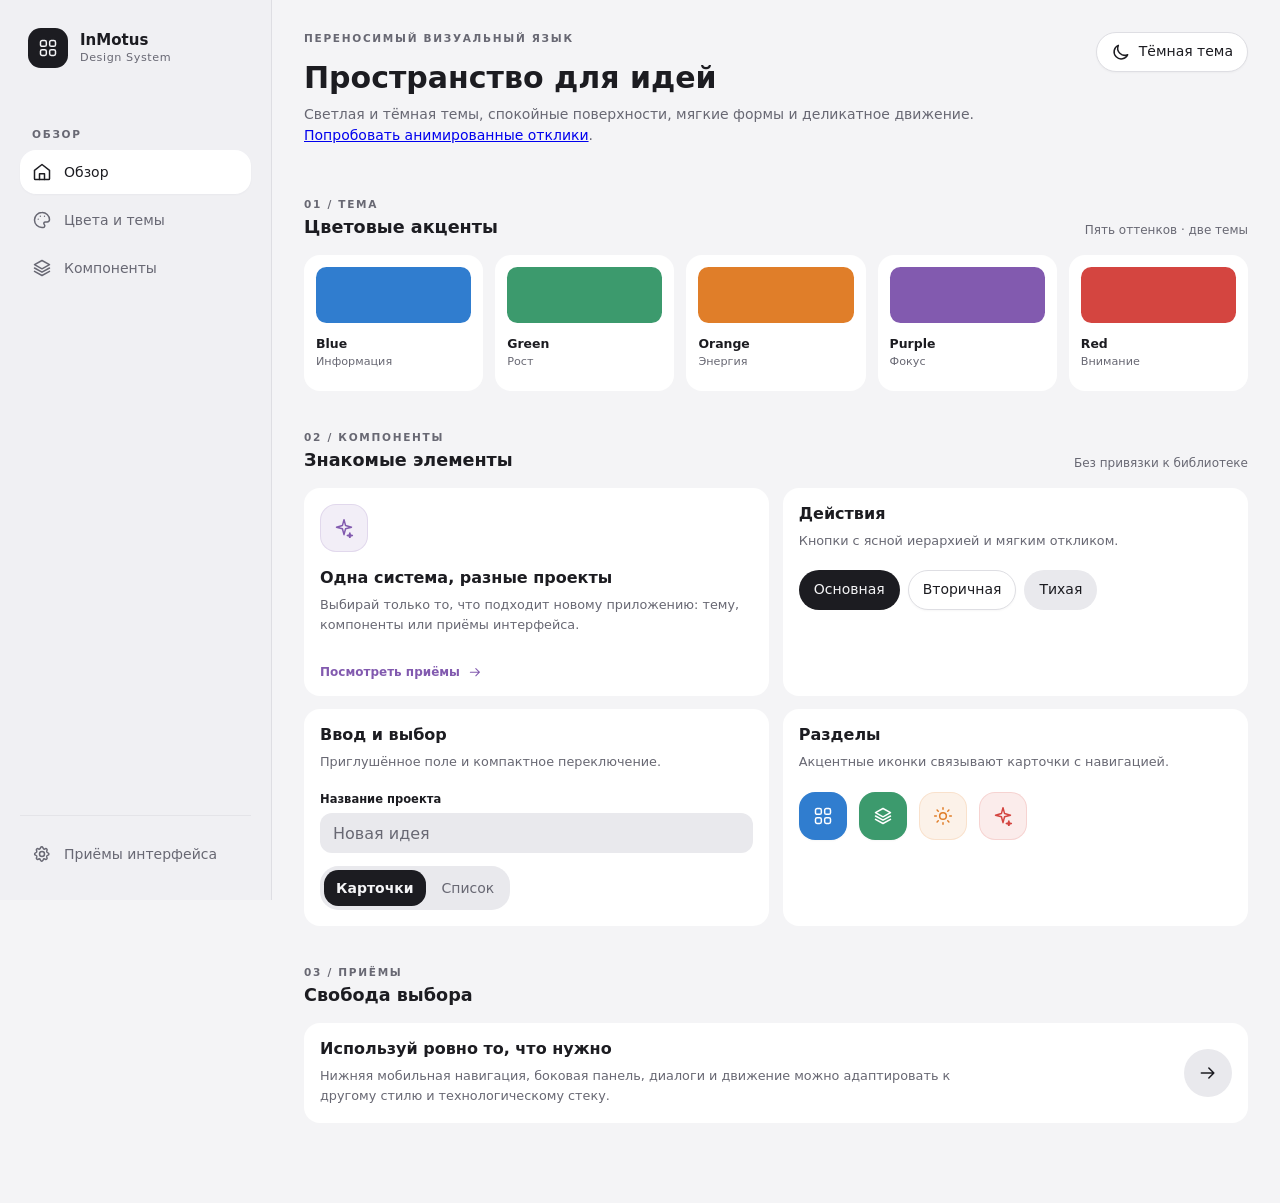
<file: preview/index.html>
<!doctype html>
<html lang="ru">
  <head>
    <meta charset="utf-8" />
    <meta name="viewport" content="width=device-width, initial-scale=1, viewport-fit=cover" />
    <title>InMotus Design System — предпросмотр</title>
    <link rel="stylesheet" href="../tokens/inmotus.css" />
    <link rel="stylesheet" href="../components/inmotus.css" />
    <link rel="stylesheet" href="./preview.css" />
    <script src="./preview.js" defer></script>
  </head>
  <body class="inmotus-theme" data-inmotus-theme="light">
    <svg class="svg-defs" aria-hidden="true" xmlns="http://www.w3.org/2000/svg">
      <symbol id="i-grid" viewBox="0 0 24 24"><rect x="3" y="3" width="7" height="7" rx="2"/><rect x="14" y="3" width="7" height="7" rx="2"/><rect x="3" y="14" width="7" height="7" rx="2"/><rect x="14" y="14" width="7" height="7" rx="2"/></symbol>
      <symbol id="i-home" viewBox="0 0 24 24"><path d="m3 10 9-7 9 7v10a1 1 0 0 1-1 1H4a1 1 0 0 1-1-1z"/><path d="M9 21v-7h6v7"/></symbol>
      <symbol id="i-search" viewBox="0 0 24 24"><circle cx="10.8" cy="10.8" r="6.8"/><path d="m16 16 5 5"/></symbol>
      <symbol id="i-settings" viewBox="0 0 24 24"><circle cx="12" cy="12" r="3"/><path d="M19.3 13.4a1.5 1.5 0 0 0 0-2.8l-.7-.3a1.5 1.5 0 0 1-.9-1.9l.3-.7a1.5 1.5 0 0 0-2-2l-.7.3a1.5 1.5 0 0 1-1.9-.9l-.3-.7a1.5 1.5 0 0 0-2.8 0l-.3.7a1.5 1.5 0 0 1-1.9.9l-.7-.3a1.5 1.5 0 0 0-2 2l.3.7a1.5 1.5 0 0 1-.9 1.9l-.7.3a1.5 1.5 0 0 0 0 2.8l.7.3a1.5 1.5 0 0 1 .9 1.9l-.3.7a1.5 1.5 0 0 0 2 2l.7-.3a1.5 1.5 0 0 1 1.9.9l.3.7a1.5 1.5 0 0 0 2.8 0l.3-.7a1.5 1.5 0 0 1 1.9-.9l.7.3a1.5 1.5 0 0 0 2-2l-.3-.7a1.5 1.5 0 0 1 .9-1.9z"/></symbol>
      <symbol id="i-palette" viewBox="0 0 24 24"><path d="M12 3a9 9 0 1 0 0 18h1.2a2.1 2.1 0 0 0 1.5-3.6 1.8 1.8 0 0 1 1.3-3.1h2.2A2.8 2.8 0 0 0 21 11.5 8.8 8.8 0 0 0 12 3Z"/><circle cx="7.5" cy="11" r=".8" fill="currentColor" stroke="none"/><circle cx="10" cy="7.5" r=".8" fill="currentColor" stroke="none"/><circle cx="15" cy="7.5" r=".8" fill="currentColor" stroke="none"/></symbol>
      <symbol id="i-layers" viewBox="0 0 24 24"><path d="m12 3 9 5-9 5-9-5zM3 12l9 5 9-5M3 16l9 5 9-5"/></symbol>
      <symbol id="i-spark" viewBox="0 0 24 24"><path d="m12 2 1.9 7.1L21 11l-7.1 1.9L12 20l-1.9-7.1L3 11l7.1-1.9z"/><path d="m19 18 .6 2.4L22 21l-2.4.6L19 24l-.6-2.4L16 21l2.4-.6z"/></symbol>
      <symbol id="i-arrow" viewBox="0 0 24 24"><path d="M4 12h15M13 6l6 6-6 6"/></symbol>
      <symbol id="i-close" viewBox="0 0 24 24"><path d="M5 5 19 19M19 5 5 19"/></symbol>
      <symbol id="i-moon" viewBox="0 0 24 24"><path d="M20 15.2A8.5 8.5 0 0 1 8.8 4 8.5 8.5 0 1 0 20 15.2Z"/></symbol>
      <symbol id="i-sun" viewBox="0 0 24 24"><circle cx="12" cy="12" r="4"/><path d="M12 2v2M12 20v2M4.9 4.9l1.4 1.4m11.4 11.4 1.4 1.4M2 12h2m16 0h2M4.9 19.1l1.4-1.4M17.7 6.3l1.4-1.4"/></symbol>
    </svg>

    <div class="preview-shell">
      <aside class="preview-sidebar" aria-label="Демонстрационная навигация">
        <div class="preview-brand"><span class="preview-brand-mark"><svg><use href="#i-grid" /></svg></span><span>InMotus <small>Design System</small></span></div>
        <p class="preview-sidebar-label">ОБЗОР</p>
        <nav>
          <a class="inmotus-nav-item" href="#overview" aria-current="page"><svg><use href="#i-home" /></svg>Обзор</a>
          <a class="inmotus-nav-item" href="#colors"><svg><use href="#i-palette" /></svg>Цвета и темы</a>
          <a class="inmotus-nav-item" href="#components"><svg><use href="#i-layers" /></svg>Компоненты</a>
        </nav>
        <div class="preview-sidebar-bottom"><a class="inmotus-nav-item" href="#patterns"><svg><use href="#i-settings" /></svg>Приёмы интерфейса</a></div>
      </aside>

      <main class="inmotus-page preview-main" id="overview">
        <header class="preview-topbar">
          <div><p class="preview-eyebrow">ПЕРЕНОСИМЫЙ ВИЗУАЛЬНЫЙ ЯЗЫК</p><h1 class="inmotus-page-title">Пространство для идей</h1><p class="inmotus-page-description">Светлая и тёмная темы, спокойные поверхности, мягкие формы и деликатное движение. <a href="motion.html">Попробовать анимированные отклики</a>.</p></div>
          <button class="inmotus-button inmotus-button--secondary preview-theme-button" id="theme-toggle" type="button" aria-label="Переключить тему"><svg><use href="#i-moon" /></svg><span>Тёмная тема</span></button>
        </header>

        <section class="preview-section" id="colors" aria-labelledby="colors-title">
          <div class="preview-section-heading"><div><p class="preview-eyebrow">01 / ТЕМА</p><h2 id="colors-title">Цветовые акценты</h2></div><span class="preview-meta">Пять оттенков · две темы</span></div>
          <div class="preview-swatches">
            <div class="preview-swatch"><span style="--swatch:var(--inmotus-blue)"></span><strong>Blue</strong><small>Информация</small></div>
            <div class="preview-swatch"><span style="--swatch:var(--inmotus-green)"></span><strong>Green</strong><small>Рост</small></div>
            <div class="preview-swatch"><span style="--swatch:var(--inmotus-orange)"></span><strong>Orange</strong><small>Энергия</small></div>
            <div class="preview-swatch"><span style="--swatch:var(--inmotus-purple)"></span><strong>Purple</strong><small>Фокус</small></div>
            <div class="preview-swatch"><span style="--swatch:var(--inmotus-red)"></span><strong>Red</strong><small>Внимание</small></div>
          </div>
        </section>

        <section class="preview-section" id="components" aria-labelledby="components-title">
          <div class="preview-section-heading"><div><p class="preview-eyebrow">02 / КОМПОНЕНТЫ</p><h2 id="components-title">Знакомые элементы</h2></div><span class="preview-meta">Без привязки к библиотеке</span></div>
          <div class="preview-grid">
            <article class="inmotus-card preview-feature-card"><div class="inmotus-icon-badge" data-accent="purple"><svg><use href="#i-spark" /></svg></div><div><h3>Одна система, разные проекты</h3><p>Выбирай только то, что подходит новому приложению: тему, компоненты или приёмы интерфейса.</p></div><a class="preview-text-link" href="#patterns">Посмотреть приёмы <svg><use href="#i-arrow" /></svg></a></article>
            <div class="inmotus-card preview-control-card"><h3>Действия</h3><p>Кнопки с ясной иерархией и мягким откликом.</p><div class="preview-button-row"><button class="inmotus-button" id="open-dialog" type="button">Основная</button><button class="inmotus-button inmotus-button--secondary" type="button">Вторичная</button><button class="inmotus-button inmotus-button--quiet" type="button">Тихая</button></div></div>
            <div class="inmotus-card preview-control-card"><h3>Ввод и выбор</h3><p>Приглушённое поле и компактное переключение.</p><label class="preview-field-label" for="preview-input">Название проекта</label><input class="inmotus-input" id="preview-input" placeholder="Новая идея" /><div class="inmotus-segmented" role="group" aria-label="Вид предпросмотра"><button type="button" aria-pressed="true">Карточки</button><button type="button" aria-pressed="false">Список</button></div></div>
            <div class="inmotus-card preview-control-card preview-accents"><h3>Разделы</h3><p>Акцентные иконки связывают карточки с навигацией.</p><div class="preview-accent-row"><div class="inmotus-icon-badge inmotus-icon-badge--solid" data-accent="blue"><svg><use href="#i-grid" /></svg></div><div class="inmotus-icon-badge inmotus-icon-badge--solid" data-accent="green"><svg><use href="#i-layers" /></svg></div><div class="inmotus-icon-badge" data-accent="orange"><svg><use href="#i-sun" /></svg></div><div class="inmotus-icon-badge" data-accent="red"><svg><use href="#i-spark" /></svg></div></div></div>
          </div>
        </section>

        <section class="preview-section preview-last" id="patterns" aria-labelledby="patterns-title"><div class="preview-section-heading"><div><p class="preview-eyebrow">03 / ПРИЁМЫ</p><h2 id="patterns-title">Свобода выбора</h2></div></div><div class="inmotus-card preview-pattern-card"><div><h3>Используй ровно то, что нужно</h3><p>Нижняя мобильная навигация, боковая панель, диалоги и движение можно адаптировать к другому стилю и технологическому стеку.</p></div><span class="preview-pattern-mark"><svg><use href="#i-arrow" /></svg></span></div></section>
      </main>

      <nav class="inmotus-floating-bar preview-mobile-nav" aria-label="Демонстрационная мобильная навигация"><a href="#overview" aria-current="page"><svg><use href="#i-home" /></svg><span>Обзор</span></a><a href="#colors"><svg><use href="#i-palette" /></svg><span>Цвета</span></a><a href="#components"><svg><use href="#i-layers" /></svg><span>Элементы</span></a></nav>
    </div>

    <div class="preview-dialog-backdrop" id="demo-dialog" hidden><div class="inmotus-dialog preview-dialog" role="dialog" aria-modal="true" aria-labelledby="dialog-title"><button class="inmotus-button inmotus-button--ghost inmotus-button--icon preview-close" id="close-dialog" type="button" aria-label="Закрыть"><svg><use href="#i-close" /></svg></button><p class="preview-eyebrow">ПРИМЕР ДИАЛОГА</p><h2 id="dialog-title">Мягкая форма</h2><p>На узком экране этот диалог превращается в нижнюю панель. В новом проекте его поведение реализует выбранная тобой библиотека или нативные средства.</p><button class="inmotus-button" id="dialog-done" type="button">Понятно</button></div></div>
  </body>
</html>
</file>
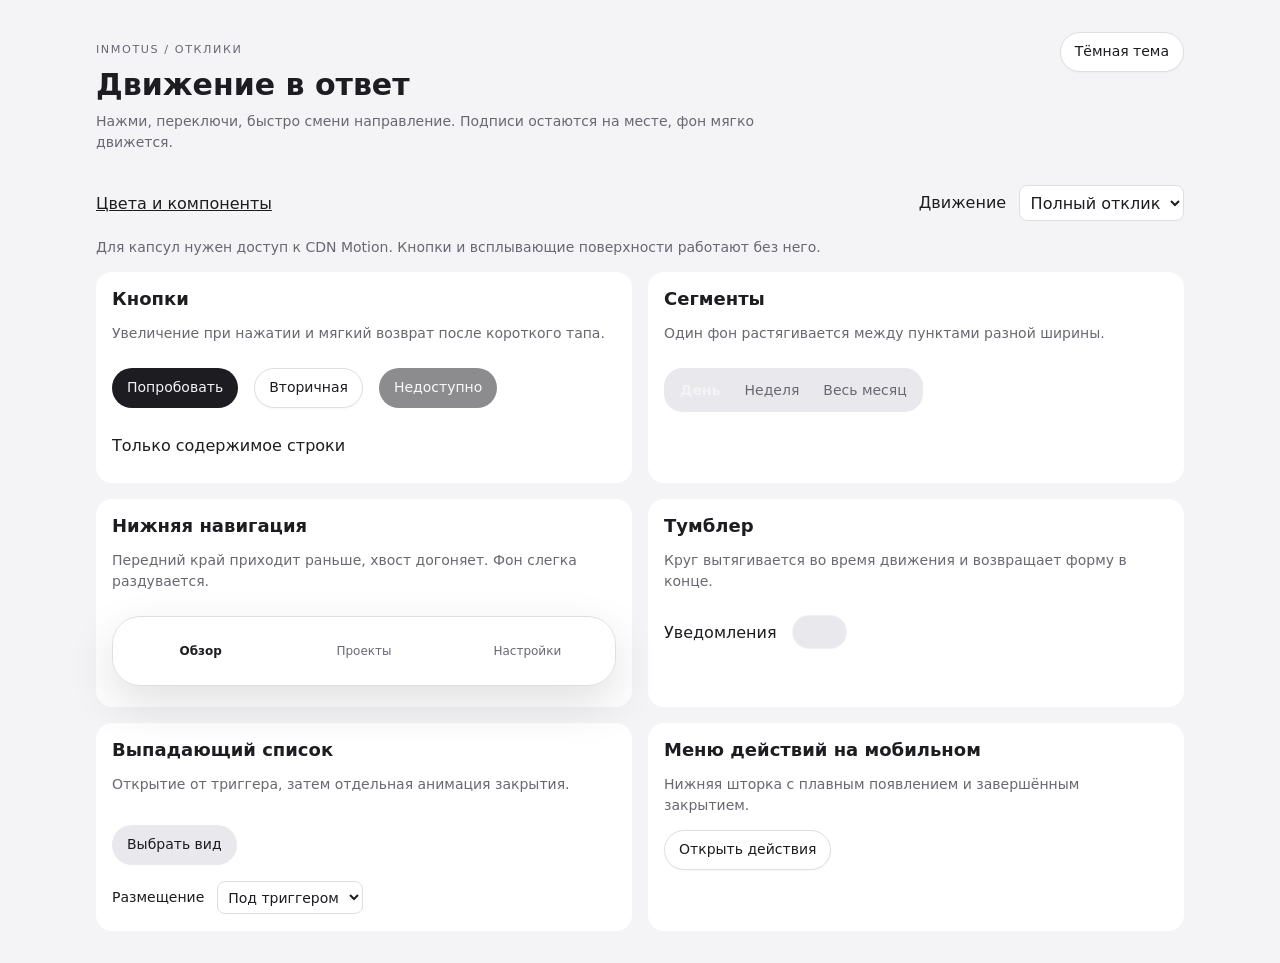
<file: preview/motion.html>
<!doctype html>
<html lang="ru">
<head>
  <meta charset="utf-8">
  <meta name="viewport" content="width=device-width, initial-scale=1, viewport-fit=cover">
  <title>InMotus — отклики</title>
  <link rel="stylesheet" href="../tokens/inmotus.css">
  <link rel="stylesheet" href="../components/inmotus.css">
  <link rel="stylesheet" href="../motion/inmotus.css">
  <link rel="stylesheet" href="motion.css">
  <script type="importmap">{"imports":{"motion":"https://esm.sh/motion@12.42.2?bundle"}}</script>
  <script type="module" src="motion.js"></script>
</head>
<body class="inmotus-theme" data-inmotus-theme="light" data-inmotus-feedback="full">
<main class="inmotus-page">
  <header><div><p class="eyebrow">INMOTUS / ОТКЛИКИ</p><h1 class="inmotus-page-title">Движение в ответ</h1><p class="inmotus-page-description">Нажми, переключи, быстро смени направление. Подписи остаются на месте, фон мягко движется.</p></div><button id="theme" class="inmotus-button inmotus-button--secondary">Тёмная тема</button></header>
  <div class="settings"><a href="index.html">Цвета и компоненты</a><label>Движение <select id="mode"><option value="full">Полный отклик</option><option value="system">По системе</option><option value="off">Без движения</option></select></label></div>
  <p id="engine-status" class="status" role="status">Загружается движок капсул…</p>
  <div class="gallery">
    <section class="inmotus-card"><h2>Кнопки</h2><p>Увеличение при нажатии и мягкий возврат после короткого тапа.</p><div class="row"><button id="press" class="inmotus-button">Попробовать</button><button class="inmotus-button inmotus-button--secondary">Вторичная</button><button id="disabled" class="inmotus-button" disabled>Недоступно</button></div><button id="content-press" data-inmotus-press="content" class="content-button"><span>Только содержимое строки</span></button></section>
    <section class="inmotus-card"><h2>Сегменты</h2><p>Один фон растягивается между пунктами разной ширины.</p><div id="segments" class="elastic-group segmented" role="group" aria-label="Вид"><span class="inmotus-elastic-indicator" aria-hidden="true"></span><button aria-pressed="true">День</button><button aria-pressed="false">Неделя</button><button aria-pressed="false">Весь месяц</button></div></section>
    <section class="inmotus-card"><h2>Нижняя навигация</h2><p>Передний край приходит раньше, хвост догоняет. Фон слегка раздувается.</p><nav id="navigation" class="elastic-group navigation inmotus-floating-bar" aria-label="Пример навигации"><span class="inmotus-elastic-indicator" aria-hidden="true"></span><a href="#overview" aria-current="page">Обзор</a><a href="#projects">Проекты</a><a href="#settings">Настройки</a></nav></section>
    <section class="inmotus-card"><h2>Тумблер</h2><p>Круг вытягивается во время движения и возвращает форму в конце.</p><div class="row"><span id="switch-label">Уведомления</span><button id="switch" class="switch" role="switch" aria-checked="false" aria-labelledby="switch-label"><span class="switch-track"><span class="inmotus-elastic-indicator switch-thumb" aria-hidden="true"></span></span></button></div></section>
    <section class="inmotus-card"><h2>Выпадающий список</h2><p>Открытие от триггера, затем отдельная анимация закрытия.</p><div class="popup-anchor"><button id="popup-trigger" class="inmotus-button inmotus-button--quiet" aria-haspopup="menu" aria-expanded="false">Выбрать вид</button><div id="popup" class="inmotus-popup-motion popup" data-side="bottom" role="menu" aria-label="Вид списка" hidden><button role="menuitem">Компактный</button><button role="menuitem">Подробный</button><button role="menuitem">Карточки</button></div></div><label class="placement">Размещение <select id="side"><option value="bottom">Под триггером</option><option value="top">Над триггером</option></select></label></section>
    <section class="inmotus-card"><h2>Меню действий на мобильном</h2><p>Нижняя шторка с плавным появлением и завершённым закрытием.</p><button id="sheet-trigger" class="inmotus-button inmotus-button--secondary">Открыть действия</button></section>
  </div>
</main>
<div id="sheet-root" hidden><div class="inmotus-sheet-overlay-motion sheet-overlay"></div><div class="inmotus-action-sheet-motion sheet" role="dialog" aria-modal="true" aria-labelledby="sheet-title" tabindex="-1"><h2 id="sheet-title">Действия</h2><p>Пример переиспользуемого отклика шторки.</p><button id="sheet-close" class="inmotus-button">Готово</button></div></div>
</body>
</html>
</file>
<file: tokens/inmotus.css>
/* Canonical InMotus Design System tokens.
   Place .inmotus-theme on the app root. Set data-inmotus-theme="dark" for dark mode.
   HSL channels are intentionally stored without hsl() so alpha remains possible. */
.inmotus-theme {
  color-scheme: light;

  --inmotus-accent: 240 8% 12%;
  --inmotus-accent-foreground: 0 0% 100%;
  --inmotus-background: 240 11% 96%;
  --inmotus-border: 240 8% 88%;
  --inmotus-foreground: 240 8% 12%;
  --inmotus-input: 240 9% 91%;
  --inmotus-muted: 240 10% 92%;
  --inmotus-muted-foreground: 240 5% 43%;
  --inmotus-ring: 240 8% 12%;
  --inmotus-shadow-color: 240 10% 18%;
  --inmotus-surface: 0 0% 100%;
  --inmotus-surface-muted: 240 12% 94%;
  --inmotus-blue: 211 62% 50%;
  --inmotus-green: 151 44% 42%;
  --inmotus-orange: 28 75% 52%;
  --inmotus-purple: 268 35% 52%;
  --inmotus-red: 2 63% 54%;

  --inmotus-font-sans: InterVariable, Inter, ui-sans-serif, system-ui, -apple-system, BlinkMacSystemFont, "Segoe UI", sans-serif;
  --inmotus-text-xs: 0.75rem;
  --inmotus-text-sm: 0.875rem;
  --inmotus-text-base: 1rem;
  --inmotus-text-title: 1.875rem;

  --inmotus-space-1: 0.25rem;
  --inmotus-space-2: 0.5rem;
  --inmotus-space-3: 0.75rem;
  --inmotus-space-4: 1rem;
  --inmotus-space-5: 1.25rem;
  --inmotus-space-6: 1.5rem;
  --inmotus-space-7: 1.75rem;
  --inmotus-space-8: 2rem;

  --inmotus-radius-sm: 0.625rem;
  --inmotus-radius-md: 0.875rem;
  --inmotus-radius-lg: 1.25rem;
  --inmotus-radius-card: 1rem;
  --inmotus-radius-pill: 9999px;

  --inmotus-shadow-surface: 0 1px 2px hsl(var(--inmotus-shadow-color) / 0.04);
  --inmotus-shadow-soft: 0 18px 46px hsl(var(--inmotus-shadow-color) / 0.12);
  --inmotus-shadow-menu: 0 16px 38px hsl(var(--inmotus-shadow-color) / 0.12);
  --inmotus-shadow-floating: 0 18px 46px hsl(var(--inmotus-shadow-color) / 0.14);

  --inmotus-ease-out: cubic-bezier(0.22, 1, 0.36, 1);
  --inmotus-duration-fast: 150ms;
  --inmotus-duration-base: 200ms;
  --inmotus-duration-route: 180ms;
  --inmotus-duration-mobile: 280ms;
  --inmotus-duration-sidebar: 400ms;

  background: hsl(var(--inmotus-background));
  color: hsl(var(--inmotus-foreground));
  font-family: var(--inmotus-font-sans);
  font-optical-sizing: auto;
  text-rendering: optimizeLegibility;
  -webkit-font-smoothing: antialiased;
}

.inmotus-theme[data-inmotus-theme="dark"] {
  color-scheme: dark;

  --inmotus-accent: 0 0% 100%;
  --inmotus-accent-foreground: 240 9% 7%;
  --inmotus-background: 220 8% 7%;
  --inmotus-border: 240 4% 21%;
  --inmotus-foreground: 240 11% 92%;
  --inmotus-input: 240 4% 22%;
  --inmotus-muted: 240 4% 16%;
  --inmotus-muted-foreground: 240 5% 64%;
  --inmotus-ring: 0 0% 100%;
  --inmotus-shadow-color: 0 0% 0%;
  --inmotus-surface: 240 3% 11%;
  --inmotus-surface-muted: 240 4% 15%;
  --inmotus-blue: 211 55% 60%;
  --inmotus-green: 151 38% 54%;
  --inmotus-orange: 28 70% 58%;
  --inmotus-purple: 268 32% 66%;
  --inmotus-red: 2 58% 62%;
}
</file>
<file: components/inmotus.css>
/* Optional, dependency-free visual reference components.
   Import after tokens/inmotus.css. Behavior belongs to the host application. */
.inmotus-theme,
.inmotus-theme * {
  box-sizing: border-box;
}

.inmotus-theme :is(button, input, textarea, select) {
  font: inherit;
}

.inmotus-theme .inmotus-page {
  width: min(100%, 72rem);
  margin-inline: auto;
  padding: 2rem;
}

.inmotus-theme .inmotus-page-title {
  margin: 0;
  color: hsl(var(--inmotus-foreground));
  font-size: var(--inmotus-text-title);
  font-weight: 600;
  line-height: 1.2;
}

.inmotus-theme .inmotus-page-description {
  max-width: 42rem;
  margin: 0.5rem 0 0;
  color: hsl(var(--inmotus-muted-foreground));
  font-size: var(--inmotus-text-sm);
  line-height: 1.5;
}

.inmotus-theme .inmotus-card {
  border-radius: var(--inmotus-radius-card);
  background: hsl(var(--inmotus-surface));
  padding: var(--inmotus-space-4);
  color: hsl(var(--inmotus-foreground));
}

.inmotus-theme .inmotus-card--interactive {
  transition: background-color var(--inmotus-duration-base) var(--inmotus-ease-out);
}

.inmotus-theme .inmotus-card--interactive:hover {
  background: hsl(var(--inmotus-surface-muted));
}

.inmotus-theme .inmotus-button {
  display: inline-flex;
  min-height: 2.5rem;
  align-items: center;
  justify-content: center;
  gap: 0.5rem;
  border: 1px solid transparent;
  border-radius: var(--inmotus-radius-pill);
  padding: 0.5rem 0.875rem;
  background: hsl(var(--inmotus-foreground));
  color: hsl(var(--inmotus-background));
  font-size: var(--inmotus-text-sm);
  font-weight: 500;
  line-height: 1.25;
  text-decoration: none;
  cursor: pointer;
  transition: background-color var(--inmotus-duration-base) var(--inmotus-ease-out),
    scale 360ms var(--inmotus-ease-out);
}

.inmotus-theme .inmotus-button:hover {
  background: hsl(var(--inmotus-foreground) / 0.9);
}

.inmotus-theme .inmotus-button:active:not([data-inmotus-press="none"]):not([data-inmotus-press="content"]):not(:disabled):not([aria-disabled="true"]) {
  scale: var(--inmotus-press-scale, 1.06);
  transition-duration: var(--inmotus-press-down, 90ms);
  transition-timing-function: cubic-bezier(0.2, 0, 0, 1);
}

.inmotus-theme .inmotus-button:focus-visible,
.inmotus-theme .inmotus-input:focus-visible,
.inmotus-theme .inmotus-nav-item:focus-visible,
.inmotus-theme .inmotus-segmented button:focus-visible {
  outline: 2px solid hsl(var(--inmotus-ring));
  outline-offset: 2px;
}

.inmotus-theme .inmotus-button:disabled {
  opacity: 0.5;
  cursor: not-allowed;
}

.inmotus-theme .inmotus-button--secondary {
  border-color: hsl(var(--inmotus-border));
  background: hsl(var(--inmotus-surface));
  color: hsl(var(--inmotus-foreground));
  box-shadow: var(--inmotus-shadow-surface);
}

.inmotus-theme .inmotus-button--secondary:hover {
  background: hsl(var(--inmotus-surface-muted));
}

.inmotus-theme .inmotus-button--quiet {
  background: hsl(var(--inmotus-muted));
  color: hsl(var(--inmotus-foreground));
}

.inmotus-theme .inmotus-button--quiet:hover {
  background: hsl(var(--inmotus-input));
}

.inmotus-theme .inmotus-button--ghost {
  background: transparent;
  color: hsl(var(--inmotus-foreground));
}

.inmotus-theme .inmotus-button--ghost:hover {
  background: hsl(var(--inmotus-muted));
}

.inmotus-theme .inmotus-button--small {
  min-height: 2.25rem;
  padding-inline: 0.625rem;
}

.inmotus-theme .inmotus-button--icon {
  width: 2.5rem;
  padding: 0;
}

.inmotus-theme .inmotus-input {
  display: block;
  width: 100%;
  min-width: 0;
  min-height: 2.5rem;
  border: 1px solid transparent;
  border-radius: 0.75rem;
  padding: 0.5rem 0.75rem;
  background: hsl(var(--inmotus-muted));
  color: hsl(var(--inmotus-foreground));
  font-size: var(--inmotus-text-base);
  transition: background-color var(--inmotus-duration-base) var(--inmotus-ease-out);
}

.inmotus-theme .inmotus-input::placeholder {
  color: hsl(var(--inmotus-muted-foreground));
}

.inmotus-theme .inmotus-input:focus-visible {
  background: hsl(var(--inmotus-surface));
}

.inmotus-theme .inmotus-icon-badge {
  --inmotus-icon-color: var(--inmotus-purple);
  display: inline-grid;
  width: 3rem;
  height: 3rem;
  flex: none;
  place-items: center;
  border: 1px solid hsl(var(--inmotus-icon-color) / 0.15);
  border-radius: var(--inmotus-radius-card);
  background: hsl(var(--inmotus-icon-color) / 0.1);
  color: hsl(var(--inmotus-icon-color));
}

.inmotus-theme .inmotus-icon-badge[data-accent="blue"] { --inmotus-icon-color: var(--inmotus-blue); }
.inmotus-theme .inmotus-icon-badge[data-accent="green"] { --inmotus-icon-color: var(--inmotus-green); }
.inmotus-theme .inmotus-icon-badge[data-accent="orange"] { --inmotus-icon-color: var(--inmotus-orange); }
.inmotus-theme .inmotus-icon-badge[data-accent="purple"] { --inmotus-icon-color: var(--inmotus-purple); }
.inmotus-theme .inmotus-icon-badge[data-accent="red"] { --inmotus-icon-color: var(--inmotus-red); }

.inmotus-theme .inmotus-icon-badge--solid {
  border-color: transparent;
  background: hsl(var(--inmotus-icon-color));
  color: white;
  box-shadow: var(--inmotus-shadow-surface);
}

.inmotus-theme .inmotus-icon-badge--small {
  width: 1.75rem;
  height: 1.75rem;
  border-radius: 0.5rem;
}

.inmotus-theme .inmotus-floating-bar {
  border: 1px solid hsl(var(--inmotus-border));
  border-radius: 1.75rem;
  background: hsl(var(--inmotus-surface) / 0.9);
  box-shadow: var(--inmotus-shadow-floating);
  backdrop-filter: blur(24px);
}

.inmotus-theme .inmotus-segmented {
  display: inline-flex;
  gap: 0.25rem;
  border-radius: 1.15rem;
  padding: 0.25rem;
  background: hsl(var(--inmotus-muted));
}

.inmotus-theme .inmotus-segmented button {
  min-height: 2.25rem;
  border: 0;
  border-radius: 0.9rem;
  padding: 0.375rem 0.75rem;
  background: transparent;
  color: hsl(var(--inmotus-muted-foreground));
  font-size: var(--inmotus-text-sm);
  font-weight: 500;
  cursor: pointer;
  transition: color var(--inmotus-duration-base) var(--inmotus-ease-out),
    background-color var(--inmotus-duration-base) var(--inmotus-ease-out);
}

.inmotus-theme .inmotus-segmented button[aria-selected="true"],
.inmotus-theme .inmotus-segmented button[aria-pressed="true"] {
  background: hsl(var(--inmotus-foreground));
  color: hsl(var(--inmotus-background));
  font-weight: 600;
}

.inmotus-theme .inmotus-nav-item {
  display: flex;
  min-height: 2.75rem;
  align-items: center;
  gap: 0.75rem;
  border-radius: 1rem;
  padding: 0.5rem 0.75rem;
  color: hsl(var(--inmotus-muted-foreground));
  font-size: var(--inmotus-text-sm);
  font-weight: 500;
  text-decoration: none;
  transition: background-color var(--inmotus-duration-base) var(--inmotus-ease-out),
    color var(--inmotus-duration-base) var(--inmotus-ease-out);
}

.inmotus-theme .inmotus-nav-item:hover,
.inmotus-theme .inmotus-nav-item[aria-current="page"] {
  background: hsl(var(--inmotus-surface));
  color: hsl(var(--inmotus-foreground));
}

.inmotus-theme .inmotus-nav-item[aria-current="page"] {
  box-shadow: var(--inmotus-shadow-surface);
}

.inmotus-theme .inmotus-overlay {
  background: hsl(var(--inmotus-background) / 0.7);
  backdrop-filter: blur(4px);
}

.inmotus-theme .inmotus-dialog {
  border: 1px solid hsl(var(--inmotus-border));
  border-radius: var(--inmotus-radius-card);
  background: hsl(var(--inmotus-surface));
  padding: 1.25rem;
  box-shadow: var(--inmotus-shadow-floating);
}

@media (max-width: 767px) {
  .inmotus-theme .inmotus-page {
    padding: 1.25rem 1rem 8rem;
  }

  .inmotus-theme .inmotus-dialog {
    border-radius: 1.75rem 1.75rem 0 0;
    padding-bottom: calc(env(safe-area-inset-bottom) + 1.25rem);
  }
}

@media (prefers-reduced-motion: reduce) {
  .inmotus-theme .inmotus-card--interactive,
  .inmotus-theme .inmotus-button,
  .inmotus-theme .inmotus-input,
  .inmotus-theme .inmotus-segmented button,
  .inmotus-theme .inmotus-nav-item {
    transition-duration: 1ms;
  }
}
</file>
<file: preview/preview.css>
body.inmotus-theme { margin: 0; min-height: 100vh; }
.svg-defs { position: absolute; width: 0; height: 0; overflow: hidden; }
.inmotus-theme svg { width: 1.25rem; height: 1.25rem; fill: none; stroke: currentColor; stroke-width: 1.8; stroke-linecap: round; stroke-linejoin: round; flex: none; }
.preview-shell { display: flex; min-height: 100vh; }
.preview-sidebar { position: sticky; top: 0; display: flex; flex: 0 0 272px; flex-direction: column; height: 100vh; border-right: 1px solid hsl(var(--inmotus-border)); padding: 1.5rem 1.25rem; background: hsl(var(--inmotus-surface-muted) / .7); }
.preview-brand { display: flex; align-items: center; gap: .75rem; margin-bottom: 3.5rem; padding: .25rem .5rem; font-size: .94rem; font-weight: 700; line-height: 1.1; }
.preview-brand small { display: block; margin-top: .2rem; color: hsl(var(--inmotus-muted-foreground)); font-size: .7rem; font-weight: 500; letter-spacing: .05em; }
.preview-brand-mark { display: grid; width: 2.5rem; height: 2.5rem; place-items: center; border-radius: .8rem; background: hsl(var(--inmotus-foreground)); color: hsl(var(--inmotus-background)); }
.preview-sidebar-label, .preview-eyebrow { color: hsl(var(--inmotus-muted-foreground)); font-size: .66rem; font-weight: 700; letter-spacing: .16em; }
.preview-sidebar-label { padding-left: .75rem; margin: 0 0 .65rem; }
.preview-sidebar nav { display: grid; gap: .25rem; }
.preview-sidebar-bottom { margin-top: auto; border-top: 1px solid hsl(var(--inmotus-border) / .7); padding-top: 1rem; }
.preview-main { flex: 1; min-width: 0; }
.preview-topbar { display: flex; align-items: flex-start; justify-content: space-between; gap: 2rem; margin: 0 0 3.25rem; }
.preview-topbar .preview-eyebrow { margin: 0 0 1rem; }
.preview-theme-button { flex: none; gap: .6rem; }
.preview-section { margin-top: 2.5rem; }
.preview-section-heading { display: flex; align-items: end; justify-content: space-between; gap: 1rem; margin-bottom: 1.1rem; }
.preview-section-heading .preview-eyebrow { margin: 0 0 .45rem; }
.preview-section-heading h2 { margin: 0; font-size: 1.1rem; font-weight: 650; }
.preview-meta { color: hsl(var(--inmotus-muted-foreground)); font-size: .75rem; }
.preview-swatches { display: grid; grid-template-columns: repeat(5, minmax(0, 1fr)); gap: .75rem; }
.preview-swatch { display: flex; min-height: 8.5rem; flex-direction: column; border-radius: 1rem; background: hsl(var(--inmotus-surface)); padding: .75rem; }
.preview-swatch > span { height: 3.5rem; margin-bottom: .85rem; border-radius: .65rem; background: hsl(var(--swatch)); }
.preview-swatch strong { font-size: .78rem; font-weight: 650; }
.preview-swatch small { margin-top: .2rem; color: hsl(var(--inmotus-muted-foreground)); font-size: .7rem; }
.preview-grid { display: grid; grid-template-columns: repeat(2, minmax(0, 1fr)); gap: .85rem; }
.preview-grid .inmotus-card { min-height: 13rem; }
.preview-grid h3, .preview-pattern-card h3 { margin: 0 0 .5rem; font-size: 1rem; font-weight: 650; }
.preview-grid p, .preview-pattern-card p { margin: 0; color: hsl(var(--inmotus-muted-foreground)); font-size: .8rem; line-height: 1.6; }
.preview-feature-card { display: flex; flex-direction: column; align-items: start; gap: 1rem; }
.preview-feature-card p { max-width: 27rem; }
.preview-text-link { display: inline-flex; align-items: center; gap: .5rem; margin-top: auto; color: hsl(var(--inmotus-purple)); font-size: .75rem; font-weight: 650; text-decoration: none; }
.preview-text-link svg { width: .9rem; height: .9rem; }
.preview-control-card { padding: 1.25rem; }
.preview-control-card p { margin-bottom: 1.2rem; }
.preview-button-row, .preview-accent-row { display: flex; flex-wrap: wrap; gap: .5rem; }
.preview-field-label { display: block; margin-bottom: .45rem; font-size: .72rem; font-weight: 600; }
.preview-control-card .inmotus-segmented { margin-top: .8rem; }
.preview-accents .preview-accent-row { gap: .75rem; }
.preview-pattern-card { display: flex; align-items: center; justify-content: space-between; gap: 2rem; padding: 1.5rem; }
.preview-pattern-card p { max-width: 42rem; }
.preview-pattern-mark { display: grid; width: 3rem; height: 3rem; place-items: center; border-radius: 50%; background: hsl(var(--inmotus-muted)); color: hsl(var(--inmotus-foreground)); }
.preview-last { margin-bottom: 3rem; }
.preview-mobile-nav { display: none; }
.preview-dialog-backdrop { position: fixed; inset: 0; z-index: 100; display: grid; place-items: center; padding: 1rem; background: hsl(var(--inmotus-background) / .7); backdrop-filter: blur(4px); }
.preview-dialog-backdrop[hidden] { display: none; }
.preview-dialog { position: relative; width: min(100%, 28rem); }
.preview-dialog .preview-eyebrow { margin: 0 0 .75rem; }
.preview-dialog h2 { margin: 0 0 .65rem; font-size: 1.15rem; }
.preview-dialog p:not(.preview-eyebrow) { margin: 0 0 1.5rem; color: hsl(var(--inmotus-muted-foreground)); font-size: .85rem; line-height: 1.6; }
.preview-close { position: absolute; top: .75rem; right: .75rem; }
@media (max-width: 850px) { .preview-sidebar { flex-basis: 220px; } .preview-swatches { grid-template-columns: repeat(3, minmax(0, 1fr)); } }
@media (max-width: 700px) {
  .preview-sidebar { display: none; }
  .preview-topbar { margin-bottom: 2.2rem; }
  .preview-topbar .inmotus-page-title { font-size: 1.7rem; }
  .preview-theme-button span { display: none; }
  .preview-theme-button { width: 2.5rem; padding: 0; }
  .preview-swatches { grid-template-columns: repeat(2, minmax(0, 1fr)); }
  .preview-grid { grid-template-columns: 1fr; }
  .preview-meta { display: none; }
  .preview-mobile-nav { position: fixed; z-index: 30; right: .75rem; bottom: calc(env(safe-area-inset-bottom) + .35rem); left: .75rem; display: grid; grid-template-columns: repeat(3, 1fr); gap: .25rem; padding: .5rem; }
  .preview-mobile-nav a { display: flex; min-height: 3.25rem; flex-direction: column; align-items: center; justify-content: center; gap: .2rem; border-radius: 1.65rem; color: hsl(var(--inmotus-muted-foreground)); font-size: .68rem; font-weight: 500; text-decoration: none; }
  .preview-mobile-nav a[aria-current="page"] { background: hsl(var(--inmotus-input)); color: hsl(var(--inmotus-accent)); font-weight: 600; box-shadow: var(--inmotus-shadow-surface); }
  .preview-mobile-nav svg { width: 1.35rem; height: 1.35rem; }
  .preview-dialog-backdrop { align-items: end; padding: 0; }
  .preview-dialog { width: 100%; border-bottom: 0; }
}
</file>
<file: motion/inmotus.css>
/* Import after components/inmotus.css. Also works with another theme. */
.inmotus-theme, [data-inmotus-feedback] {
  --inmotus-press-scale: 1.06;
  --inmotus-press-down: 90ms;
  --inmotus-press-release: 360ms;
  --inmotus-feedback-open: 320ms;
  --inmotus-feedback-close: 180ms;
  --inmotus-feedback-open-ease: cubic-bezier(0.32, 0.72, 0, 1);
  --inmotus-feedback-close-ease: cubic-bezier(0.32, 0, 0.67, 0);
}

:is(.inmotus-theme, [data-inmotus-feedback]) :is(button:not([data-inmotus-press="none"]):not([data-inmotus-press="content"]):not([role="menuitem"]), a[data-inmotus-press="button"], button[data-inmotus-press="content"] > :first-child) {
  transition-property: color, background-color, border-color, box-shadow, opacity, scale;
  transition-duration: 200ms, 200ms, 200ms, 200ms, 200ms, var(--inmotus-press-release);
  transition-timing-function: ease-out, ease-out, ease-out, ease-out, ease-out, cubic-bezier(0.22, 1, 0.36, 1);
}

:is(.inmotus-theme, [data-inmotus-feedback]) :is(button:active:not([data-inmotus-press="none"]):not([data-inmotus-press="content"]):not([role="menuitem"]):not(:disabled):not([aria-disabled="true"]), a[data-inmotus-press="button"]:active:not([aria-disabled="true"]), button[data-inmotus-press="content"]:active:not(:disabled):not([aria-disabled="true"]) > :first-child) {
  scale: var(--inmotus-press-scale);
  transition-duration: var(--inmotus-press-down);
  transition-timing-function: cubic-bezier(0.2, 0, 0, 1);
}

.inmotus-elastic-indicator {
  position: absolute;
  left: 0;
  pointer-events: none;
  transform-origin: center;
  opacity: 0;
}

.inmotus-popup-motion {
  --inmotus-popup-open-offset: -6px;
  --inmotus-popup-close-offset: -6px;
  transform-origin: var(--radix-select-content-transform-origin, top right);
}
.inmotus-popup-motion[data-side="top"] { --inmotus-popup-open-offset: 6px; --inmotus-popup-close-offset: 6px; }
.inmotus-menu-motion { --inmotus-popup-close-offset: -4px; }
.inmotus-popup-motion[data-state="open"] { animation: inmotus-popup-in var(--inmotus-feedback-open, 320ms) var(--inmotus-feedback-open-ease, cubic-bezier(0.32, 0.72, 0, 1)) both; }
.inmotus-popup-motion[data-state="closed"] { animation: inmotus-popup-out var(--inmotus-feedback-close, 180ms) var(--inmotus-feedback-close-ease, cubic-bezier(0.32, 0, 0.67, 0)) both; pointer-events: none !important; }
.inmotus-action-sheet-motion[data-state="open"] { animation: inmotus-sheet-in 400ms var(--inmotus-feedback-open-ease, cubic-bezier(0.32, 0.72, 0, 1)) both; }
.inmotus-action-sheet-motion[data-state="closed"] { animation: inmotus-sheet-out 400ms var(--inmotus-feedback-close-ease, cubic-bezier(0.32, 0, 0.67, 0)) both; pointer-events: none !important; }
.inmotus-sheet-overlay-motion[data-state="open"] { animation: inmotus-overlay-in 400ms ease both; }
.inmotus-sheet-overlay-motion[data-state="closed"] { animation: inmotus-overlay-out 400ms ease both; pointer-events: none !important; }
/* With a gesture-driven sheet library, preserve its transforms and use timing only. */
.inmotus-action-sheet-timing { animation-duration: 400ms !important; transition-duration: 400ms !important; }

@keyframes inmotus-popup-in { from { opacity: 0; transform: translateY(var(--inmotus-popup-open-offset, -6px)) scale(0.9); } to { opacity: 1; transform: translateY(0) scale(1); } }
@keyframes inmotus-popup-out { from { opacity: 1; transform: translateY(0) scale(1); } to { opacity: 0; transform: translateY(var(--inmotus-popup-close-offset, -6px)) scale(0.96); } }
@keyframes inmotus-sheet-in { from { transform: translateY(100%); } to { transform: translateY(0); } }
@keyframes inmotus-sheet-out { from { transform: translateY(0); } to { transform: translateY(100%); } }
@keyframes inmotus-overlay-in { from { opacity: 0; } to { opacity: 1; } }
@keyframes inmotus-overlay-out { from { opacity: 1; } to { opacity: 0; } }

[data-inmotus-feedback="off"] { --inmotus-press-scale: 1; --inmotus-press-down: 1ms; --inmotus-press-release: 1ms; }
[data-inmotus-feedback="off"] :is(.inmotus-popup-motion, .inmotus-action-sheet-motion, .inmotus-sheet-overlay-motion, .inmotus-action-sheet-timing) { animation-duration: 1ms !important; transition-duration: 1ms !important; }
@media (prefers-reduced-motion: reduce) {
  [data-inmotus-feedback="system"] { --inmotus-press-scale: 1; --inmotus-press-down: 1ms; --inmotus-press-release: 1ms; }
  [data-inmotus-feedback="system"] :is(.inmotus-popup-motion, .inmotus-action-sheet-motion, .inmotus-sheet-overlay-motion, .inmotus-action-sheet-timing) { animation-duration: 1ms !important; transition-duration: 1ms !important; }
}
</file>
<file: preview/motion.css>
body { margin: 0; min-height: 100dvh; }
header, .settings, .row { display: flex; align-items: center; justify-content: space-between; gap: 1rem; }
header { align-items: flex-start; }
.eyebrow { color: hsl(var(--inmotus-muted-foreground)); font-size: .7rem; letter-spacing: .14em; }
.settings { margin-block: 2rem 1rem; flex-wrap: wrap; }
a { color: hsl(var(--inmotus-foreground)); }
select { margin-left: .5rem; padding: .4rem; border: 1px solid hsl(var(--inmotus-border)); border-radius: .5rem; background: hsl(var(--inmotus-surface)); color: inherit; }
.status, section p { font-size: .875rem; color: hsl(var(--inmotus-muted-foreground)); line-height: 1.5; }
.gallery { display: grid; grid-template-columns: repeat(2, minmax(0, 1fr)); gap: 1rem; }
section { min-width: 0; min-height: 13rem; }
section h2, .sheet h2 { margin: 0; font-size: 1.125rem; font-weight: 600; }
.row { justify-content: flex-start; flex-wrap: wrap; margin-top: 1.5rem; }
.content-button { margin-top: 1rem; padding: .75rem 0; border: 0; background: transparent; color: inherit; cursor: pointer; }
.content-button span { display: inline-block; }
.elastic-group { position: relative; margin-top: 1.5rem; isolation: isolate; }
.elastic-group :is(button, a) { position: relative; z-index: 1; border: 0; background: transparent; color: hsl(var(--inmotus-muted-foreground)); cursor: pointer; }
.elastic-group :is(button, a):focus-visible, .switch:focus-visible, .popup button:focus-visible { outline: 2px solid hsl(var(--inmotus-ring)); outline-offset: 2px; }
.segmented { display: flex; width: fit-content; max-width: 100%; padding: .25rem; border-radius: 1.15rem; background: hsl(var(--inmotus-muted)); }
.segmented button { height: 2.25rem; padding: 0 .75rem; border-radius: .9rem; font-size: .875rem; }
.segmented button[aria-pressed="true"] { color: hsl(var(--inmotus-background)); font-weight: 600; }
.segmented .inmotus-elastic-indicator { top: .25rem; bottom: .25rem; border-radius: .9rem; background: hsl(var(--inmotus-foreground)); }
.navigation { display: grid; grid-template-columns: repeat(3, minmax(0, 1fr)); padding: .5rem; gap: .25rem; overflow: hidden; border-radius: 2.15rem; }
.navigation a { display: grid; place-items: center; min-height: 3.25rem; padding: 0 .25rem; border-radius: 1.65rem; font-size: .75rem; text-decoration: none; }
.navigation a[aria-current] { color: hsl(var(--inmotus-accent)); font-weight: 600; }
.navigation .inmotus-elastic-indicator { top: .25rem; bottom: .25rem; border-radius: 1.9rem; background: hsl(var(--inmotus-input)); box-shadow: var(--inmotus-shadow-surface); }
.switch { position: relative; display: inline-flex; width: 3.35rem; height: 2rem; padding: .25rem; border: 0; border-radius: 999px; background: hsl(var(--inmotus-muted)); box-shadow: 0 0 0 1px hsl(var(--inmotus-border) / .45); cursor: pointer; }
.switch[aria-checked="true"] { background: hsl(var(--inmotus-accent)); }
.switch-track { position: relative; width: 100%; height: 100%; }
.switch-thumb { top: 0; height: 1.5rem; border-radius: 999px; background: hsl(var(--inmotus-surface)); box-shadow: var(--inmotus-shadow-surface); }
.popup-anchor { position: relative; display: inline-block; margin-top: 1rem; }
.popup { position: absolute; z-index: 5; top: calc(100% + .25rem); right: 0; width: 13rem; padding: .25rem; border: 1px solid hsl(var(--inmotus-border)); border-radius: 1rem; background: hsl(var(--inmotus-surface)); box-shadow: var(--inmotus-shadow-menu); }
.popup[data-side="top"] { top: auto; bottom: calc(100% + .25rem); transform-origin: bottom right; }
.popup button { display: block; width: 100%; padding: .65rem .75rem; border: 0; border-radius: .75rem; background: transparent; color: inherit; text-align: left; cursor: pointer; }
.popup button:hover, .popup button:focus { background: hsl(var(--inmotus-muted)); }
.placement { display: block; margin-top: 1rem; font-size: .875rem; }
.sheet-overlay { position: fixed; inset: 0; z-index: 10; background: hsl(var(--inmotus-background) / .7); backdrop-filter: blur(4px); }
.sheet { position: fixed; inset-inline: 0; bottom: 0; z-index: 11; padding: 1.5rem 1.5rem calc(env(safe-area-inset-bottom) + 1.5rem); border-radius: 1.75rem 1.75rem 0 0; border-top: 1px solid hsl(var(--inmotus-border)); background: hsl(var(--inmotus-surface)); box-shadow: var(--inmotus-shadow-floating); }
.sheet p { color: hsl(var(--inmotus-muted-foreground)); }
[hidden] { display: none !important; }
@media (max-width: 700px) { .gallery { grid-template-columns: 1fr; } header { flex-direction: column; } .inmotus-theme .inmotus-page { padding-bottom: 2rem; } }
</file>
